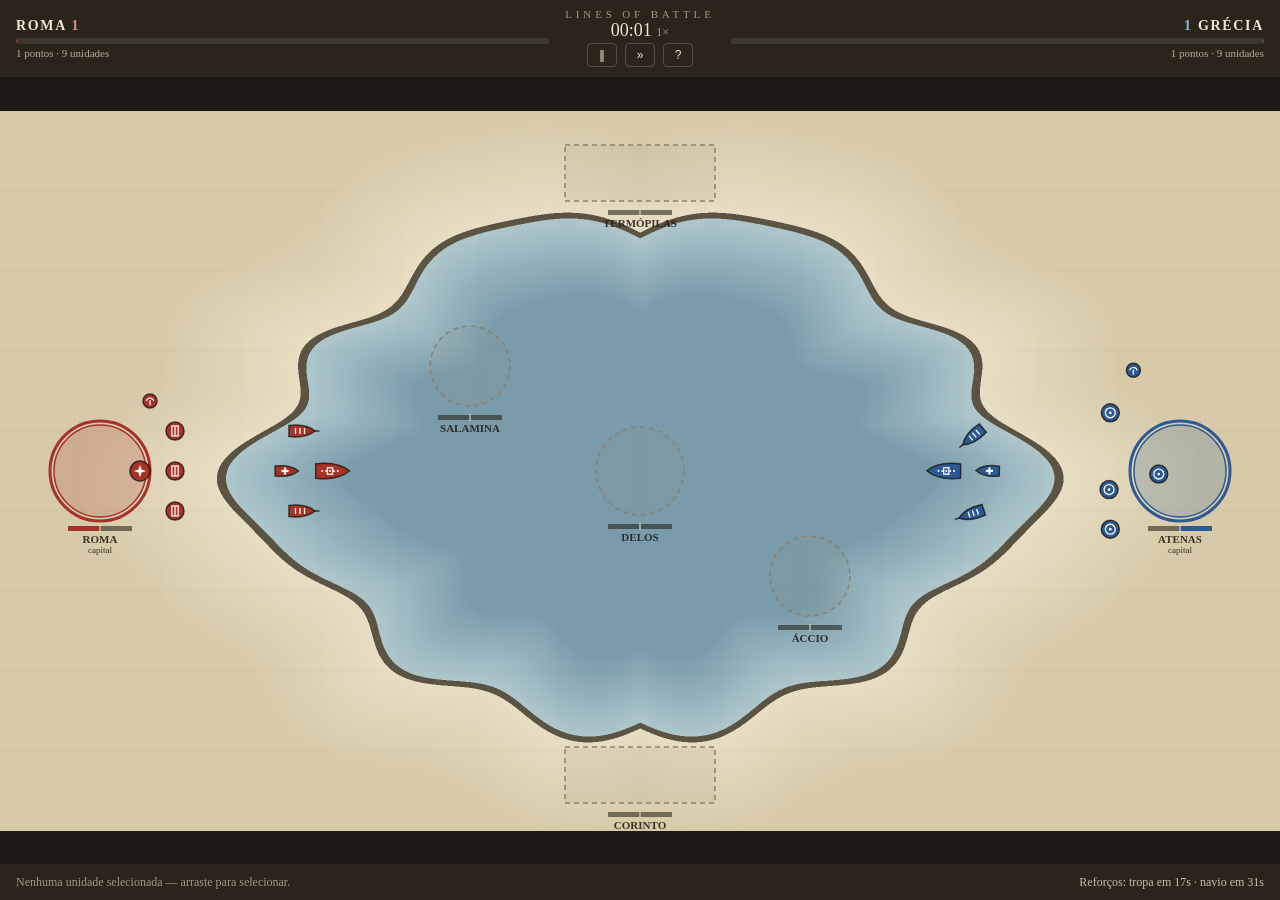
<file: lines-of-battle/index.html>
<!doctype html>
<html lang="pt-BR">
<head>
  <meta charset="utf-8">
  <meta name="viewport" content="width=device-width, initial-scale=1, user-scalable=no">
  <title>Lines of Battle: Greco-Roman Warfare</title>
  <link rel="stylesheet" href="styles/main.css">
</head>
<body>
  <header class="topbar">
    <div class="side rome">
      <div class="name">ROMA <span id="vp-rome">0</span></div>
      <div class="bar"><i id="bar-rome"></i></div>
      <div class="sub" id="pts-rome"></div>
    </div>
    <div class="center">
      <div class="title">LINES OF BATTLE</div>
      <div class="clock"><span id="clock">00:00</span> <span id="speed">1×</span><span id="paused" hidden> · PAUSADO</span></div>
      <div class="buttons">
        <button id="btn-pause" title="Pausar (Espaço)">‖</button>
        <button id="btn-speed" title="Velocidade (1/2/3)">»</button>
        <button id="btn-help" title="H">?</button>
      </div>
    </div>
    <div class="side greece">
      <div class="name"><span id="vp-greece">0</span> GRÉCIA</div>
      <div class="bar"><i id="bar-greece"></i></div>
      <div class="sub" id="pts-greece"></div>
    </div>
  </header>

  <main class="stage">
    <canvas id="battlefield"></canvas>
    <div id="log" class="log"></div>
    <div id="overlay" class="overlay" hidden>
      <div class="card"><h1 id="overlay-title"></h1><p id="overlay-text"></p></div>
    </div>
    <div id="help" class="help" hidden>
      <div class="card">
        <button id="btn-close-help" class="close">×</button>
        <h2>Como jogar</h2>
        <ul>
          <li><b>Desenhe linhas:</b> pressione sobre uma unidade sua e arraste — a seleção segue a linha em formação. <kbd>Shift</kbd> encadeia na rota atual.</li>
          <li><b>Selecionar:</b> clique ou arraste uma caixa no vazio. <kbd>A</kbd> todos · <kbd>T</kbd> terrestres · <kbd>N</kbd> navais.</li>
          <li><b>Botão direito:</b> linha reta até o ponto. <kbd>S</kbd> para. <kbd>Esc</kbd> limpa seleção.</li>
          <li><b>Pontos de controle:</b> fique dentro da área para encher a barra de domínio. Cada ponto dá +1 ponto de vitória/s. Primeiro a <b>600</b> vence.</li>
          <li><b>Mar:</b> só navios entram. Triremes <b>abalroam</b>: mais velocidade e impacto de través (90°) = mais dano.</li>
          <li><kbd>Espaço</kbd> pausa · <kbd>1</kbd><kbd>2</kbd><kbd>3</kbd> velocidade · <kbd>R</kbd> reinicia · <kbd>H</kbd> ajuda.</li>
        </ul>
        <h2>Unidades</h2>
        <div id="legend"></div>
      </div>
    </div>
  </main>

  <footer class="bottombar">
    <div id="selection" class="selection"></div>
    <div id="reinf" class="reinf"></div>
  </footer>

  <!-- ordem importa: core → entities → assets → maps → systems → game → ui → main -->
  <script src="src/core/namespace.js"></script>
  <script src="src/core/math.js"></script>
  <script src="src/core/spatialHash.js"></script>
  <script src="src/core/terrain.js"></script>
  <script src="src/core/loop.js"></script>
  <script src="src/entities/unitTypes.js"></script>
  <script src="src/entities/unit.js"></script>
  <script src="src/assets/icons.js"></script>
  <script src="src/maps/aegean.js"></script>
  <script src="src/systems/pathing.js"></script>
  <script src="src/systems/movement.js"></script>
  <script src="src/systems/combat.js"></script>
  <script src="src/systems/capture.js"></script>
  <script src="src/systems/reinforcements.js"></script>
  <script src="src/systems/ai.js"></script>
  <script src="src/game.js"></script>
  <script src="src/core/renderer.js"></script>
  <script src="src/core/input.js"></script>
  <script src="src/ui/hud.js"></script>
  <script src="src/main.js"></script>
</body>
</html>
</file>
<file: lines-of-battle/styles/main.css>
/* Estética minimalista: papiro, tinta, vermelho romano e azul egeu. */
:root {
  --ink: #2a241b;
  --paper: #efe6cf;
  --paper-dim: #d8ccad;
  --night: #1d1a15;
  --rome: #a8322a;
  --greece: #2b5a96;
  --gold: #c8962e;
  font-family: Georgia, 'Times New Roman', serif;
}
* { box-sizing: border-box; }
html, body { margin: 0; height: 100%; background: var(--night); color: var(--paper); overflow: hidden; }
body { display: flex; flex-direction: column; user-select: none; -webkit-user-select: none; }

.topbar {
  display: grid; grid-template-columns: 1fr auto 1fr; gap: 16px; align-items: center;
  padding: 8px 16px; background: var(--ink); border-bottom: 1px solid #00000055;
}
.side .name { font-weight: 700; letter-spacing: .12em; font-size: 14px; }
.side .sub { font-size: 11px; opacity: .7; margin-top: 3px; }
.side .bar { height: 6px; background: #ffffff18; margin-top: 4px; border-radius: 3px; overflow: hidden; }
.side .bar i { display: block; height: 100%; width: 0; transition: width .3s; }
.rome .bar i { background: var(--rome); }
.greece { text-align: right; }
.greece .bar { direction: rtl; }
.greece .bar i { background: var(--greece); }
.rome .name span { color: #e38c80; }
.greece .name span { color: #8fb3e3; }
.center { text-align: center; }
.title { font-size: 11px; letter-spacing: .35em; opacity: .6; }
.clock { font-size: 18px; font-variant-numeric: tabular-nums; }
#speed { font-size: 12px; opacity: .6; }
.buttons button {
  background: transparent; color: var(--paper); border: 1px solid #ffffff30; border-radius: 4px;
  width: 30px; height: 24px; cursor: pointer; font-size: 12px; margin: 2px;
}
.buttons button:hover { background: #ffffff14; }

.stage { position: relative; flex: 1; min-height: 0; }
#battlefield { position: absolute; inset: 0; width: 100%; height: 100%; display: block; touch-action: none; cursor: crosshair; }

.log { position: absolute; left: 16px; bottom: 12px; font-size: 12px; pointer-events: none; }
.log div { margin-top: 3px; padding: 2px 8px; background: #2a241bcc; color: var(--paper); border-radius: 3px; width: fit-content; }

.bottombar {
  display: flex; justify-content: space-between; gap: 16px; flex-wrap: wrap;
  padding: 8px 16px; background: var(--ink); font-size: 12px; min-height: 36px; align-items: center;
}
.chip { display: inline-block; padding: 2px 8px; margin-right: 6px; border: 1px solid #ffffff30; border-radius: 10px; }
.muted { opacity: .6; }
.reinf { opacity: .8; }

.overlay, .help { position: absolute; inset: 0; display: flex; align-items: center; justify-content: center; background: #1d1a15aa; padding: 16px; }
.overlay[hidden], .help[hidden], [hidden] { display: none !important; }
.card { background: var(--paper); color: var(--ink); border-radius: 6px; padding: 20px 24px; max-width: 640px; width: 100%;
  max-height: 100%; overflow: auto; position: relative; box-shadow: 0 10px 40px #0008; }
.card h1 { margin: 0 0 8px; letter-spacing: .1em; }
.card h2 { font-size: 14px; letter-spacing: .2em; text-transform: uppercase; margin: 14px 0 6px; }
.card ul { padding-left: 18px; margin: 0; font-size: 13px; line-height: 1.5; }
.card .close { position: absolute; top: 8px; right: 10px; border: 0; background: none; font-size: 22px; cursor: pointer; color: var(--ink); }
kbd { font-family: inherit; font-size: 11px; border: 1px solid #0003; border-bottom-width: 2px; border-radius: 3px; padding: 0 4px; background: #fff6; }
#legend table { border-collapse: collapse; width: 100%; font-size: 12px; }
#legend td { padding: 4px; vertical-align: middle; border-top: 1px solid #0001; }
#legend td small { display: block; opacity: .7; }
#legend td em { display: block; font-style: normal; }

@media (max-width: 640px) {
  .topbar { grid-template-columns: 1fr 1fr; }
  .center { grid-column: 1 / -1; order: -1; }
  .side .sub { display: none; }
}
</file>
